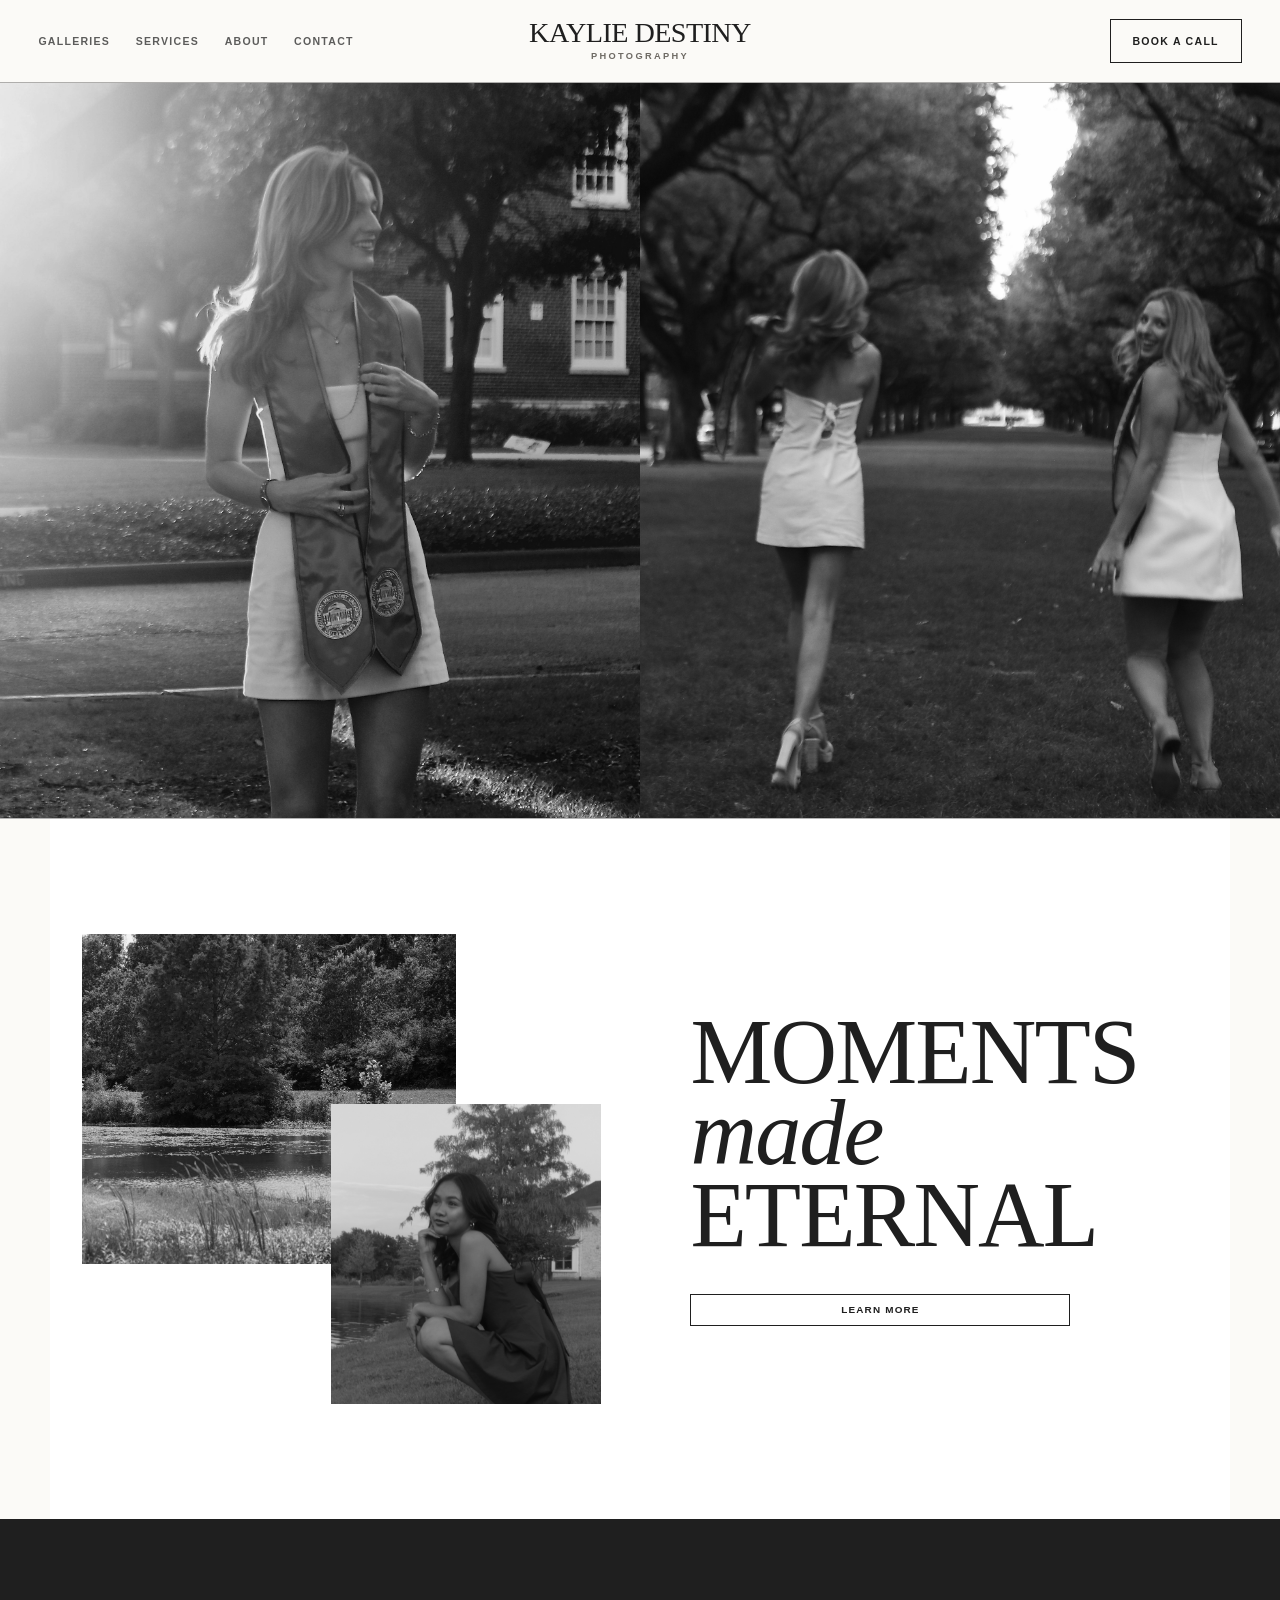
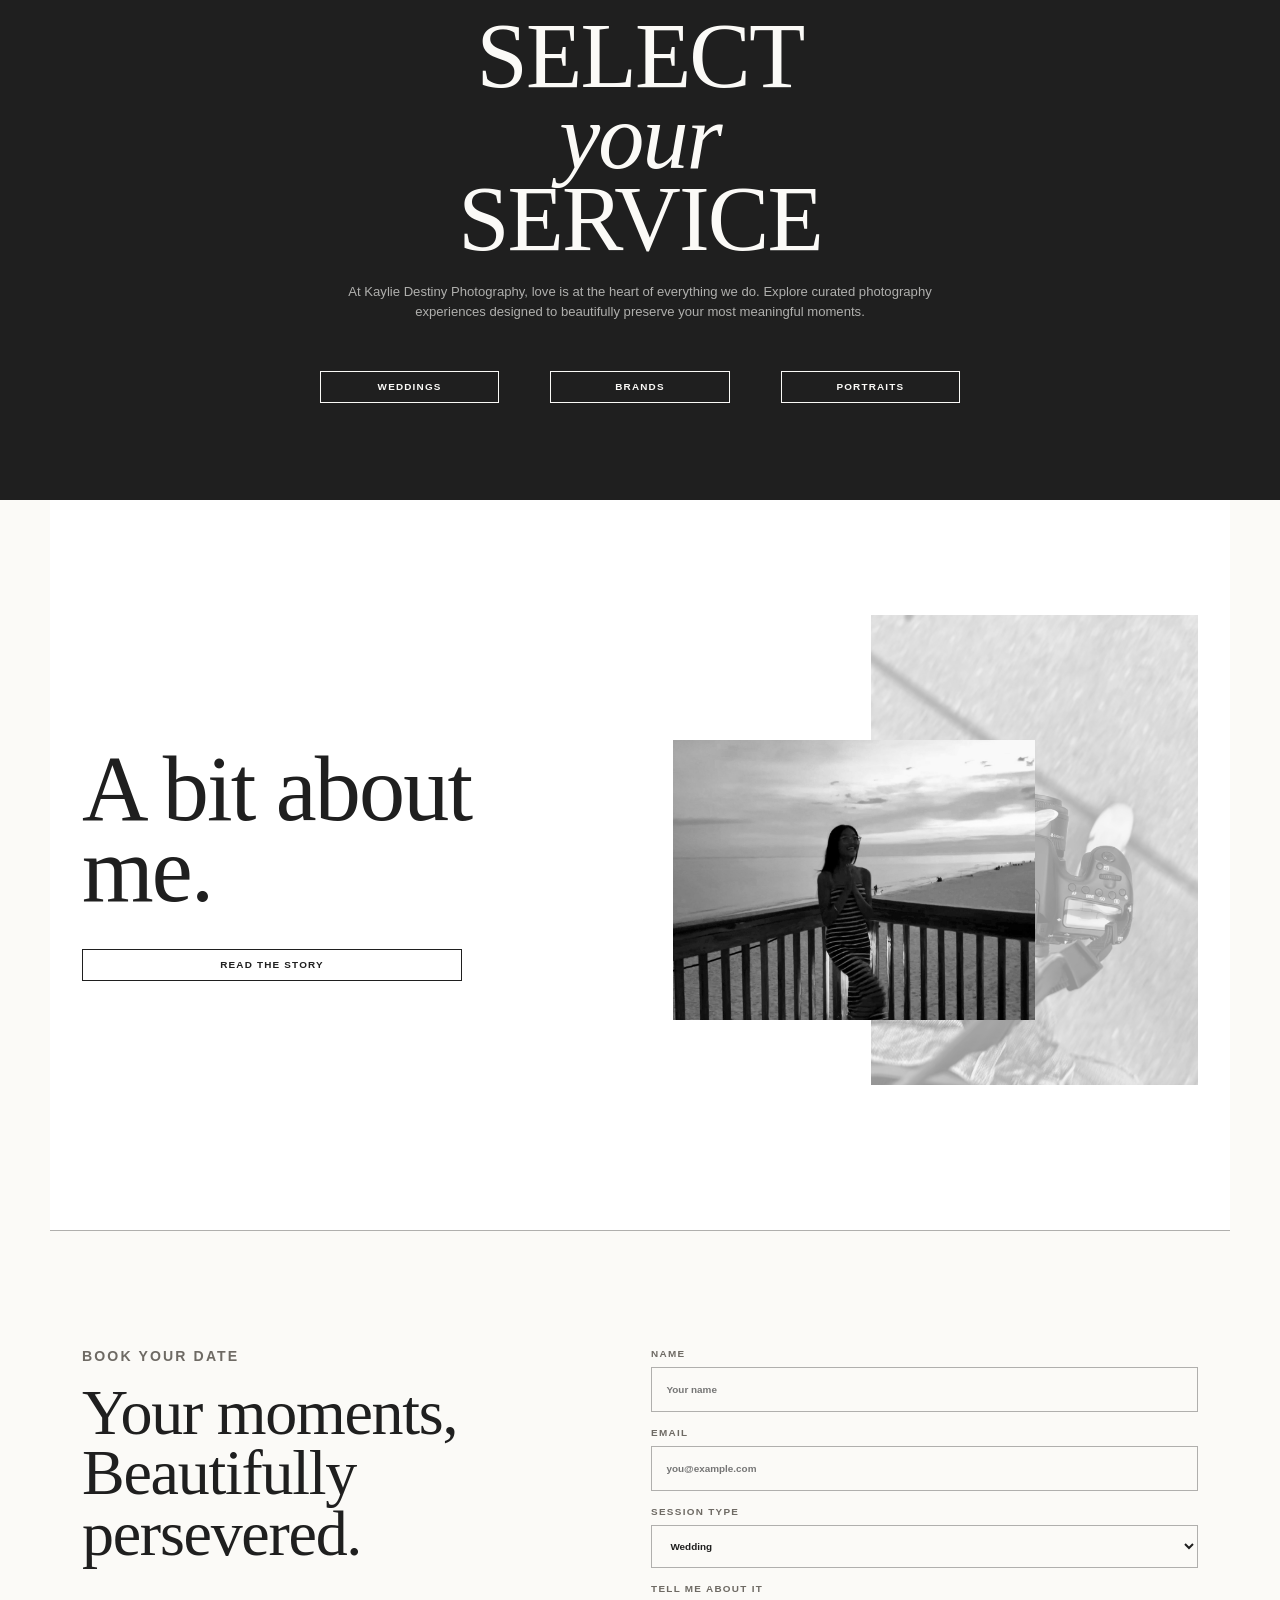
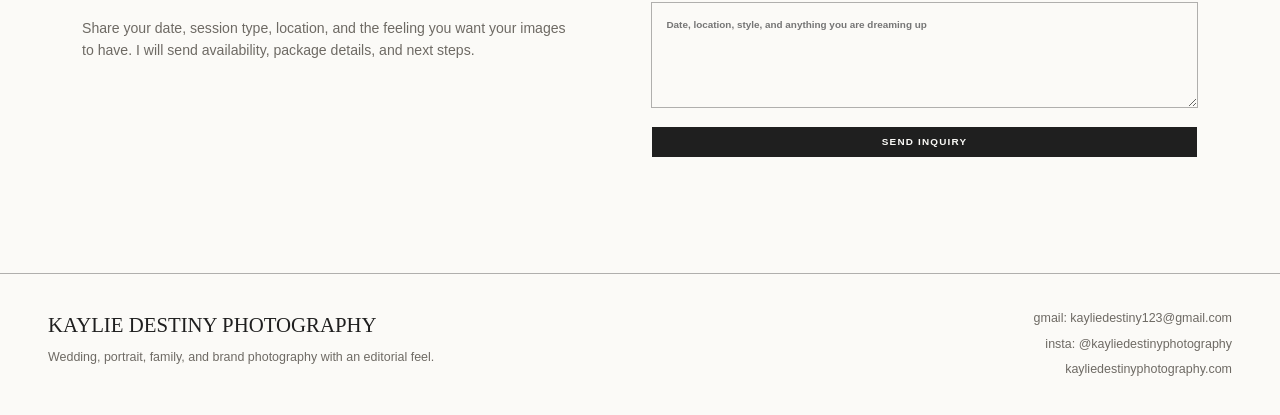
<file: K.D PHOTOGRAPHY/index.html>
<!DOCTYPE html>
<html lang="en">
<head>
  <meta charset="UTF-8">
  <meta name="viewport" content="width=device-width, initial-scale=1.0">
  <title>Kaylie Destiny Photography | Wedding, Portrait & Lifestyle Photography</title>
  <meta name="description" content="Kaylie Destiny Photography creates timeless, editorial photography for weddings, portraits, families, and brands.">
  <link rel="preconnect" href="https://images.unsplash.com">
  <link rel="canonical" href="https://kayliedestinyphotography.com/">
  <link rel="stylesheet" href="styles.css">
</head>
<body>
  <header class="site-header" data-header>
    <a class="brand" href="index.html" aria-label="Kaylie Destiny Photography home">
      <span class="brand-mark">KD</span>
      <span>
        <strong>Kaylie Destiny</strong>
        <small>Photography</small>
      </span>
    </a>
    <button class="nav-toggle" type="button" aria-label="Open navigation" aria-expanded="false" data-nav-toggle>
      <span></span>
      <span></span>
    </button>
    <nav class="site-nav" data-nav>
      <a href="gallery.html">Galleries</a>
      <a href="pricing.html">Services</a>
      <a href="about.html">About</a>
      <a href="#contact">Contact</a>
      <a class="nav-cta" href="#contact">Book a Call</a>
    </nav>
  </header>

  <main>
    <section class="editorial-hero" aria-label="Featured photography">
      <div class="hero-strip hero-strip-two">
        <img class="hero-frame" src="assets/home-hero-left.jpeg" alt="Graduation portrait with soft light in black and white">
        <img class="hero-frame" src="assets/home-hero-right.jpeg" alt="Two graduates walking through trees in black and white">
      </div>
    </section>

    <section class="moments-section">
      <div class="moments-collage" aria-hidden="true">
        <img class="collage-large" src="assets/moments-large.jpeg" alt="">
        <img class="collage-small" src="assets/moments-small.jpeg" alt="">
      </div>
      <div class="moments-copy">
        <h1>MOMENTS <em>made</em> ETERNAL</h1>
        <a class="outline-link" href="about.html">Learn More</a>
      </div>
    </section>

    <section class="service-select" id="services">
      <div class="service-inner">
        <h2>SELECT <em>your</em> SERVICE</h2>
        <p>At Kaylie Destiny Photography, love is at the heart of everything we do. Explore curated photography experiences designed to beautifully preserve your most meaningful moments.</p>
        <div class="service-links">
          <a href="pricing.html">Weddings</a>
          <a href="pricing.html">Brands</a>
          <a href="pricing.html">Portraits</a>
        </div>
      </div>
    </section>

    <section class="about-preview">
      <div class="about-copy">
        <h2>A bit about me.</h2>
        <a class="text-link" href="about.html">Read the story</a>
      </div>
      <div class="about-collage" aria-hidden="true">
        <img class="about-main" src="assets/about-collage-ghost.jpeg" alt="">
        <img class="about-ghost" src="assets/about-collage-main.jpeg" alt="">
      </div>
    </section>

    <section class="contact-section" id="contact">
      <div>
        <p class="eyebrow">Book your date</p>
        <h2>Your moments, Beautifully persevered.</h2>
        <p>Share your date, session type, location, and the feeling you want your images to have. I will send availability, package details, and next steps.</p>
      </div>
      <form class="contact-form" action="mailto:kayliedestiny123@gmail.com" method="post" enctype="text/plain">
        <label>
          Name
          <input type="text" name="name" placeholder="Your name">
        </label>
        <label>
          Email
          <input type="email" name="email" placeholder="you@example.com">
        </label>
        <label>
          Session Type
          <select name="session_type">
            <option>Wedding</option>
            <option>Couples</option>
            <option>Portrait</option>
            <option>Family</option>
            <option>Branding/Business</option>
          </select>
        </label>
        <label>
          Tell me about it
          <textarea name="message" rows="5" placeholder="Date, location, style, and anything you are dreaming up"></textarea>
        </label>
        <button class="button button-primary" type="submit">Send Inquiry</button>
      </form>
    </section>
  </main>

  <footer class="site-footer">
    <div>
      <strong>Kaylie Destiny Photography</strong>
      <p>Wedding, portrait, family, and brand photography with an editorial feel.</p>
    </div>
    <div class="footer-links">
      <a href="mailto:kayliedestiny123@gmail.com">gmail: kayliedestiny123@gmail.com</a>
      <a href="https://www.instagram.com/kayliedestinyphotography/" target="_blank" rel="noreferrer">insta: @kayliedestinyphotography</a>
      <a href="https://kayliedestinyphotography.com/" target="_blank" rel="noreferrer">kayliedestinyphotography.com</a>
    </div>
  </footer>

  <script src="script.js"></script>
</body>
</html>
</file>
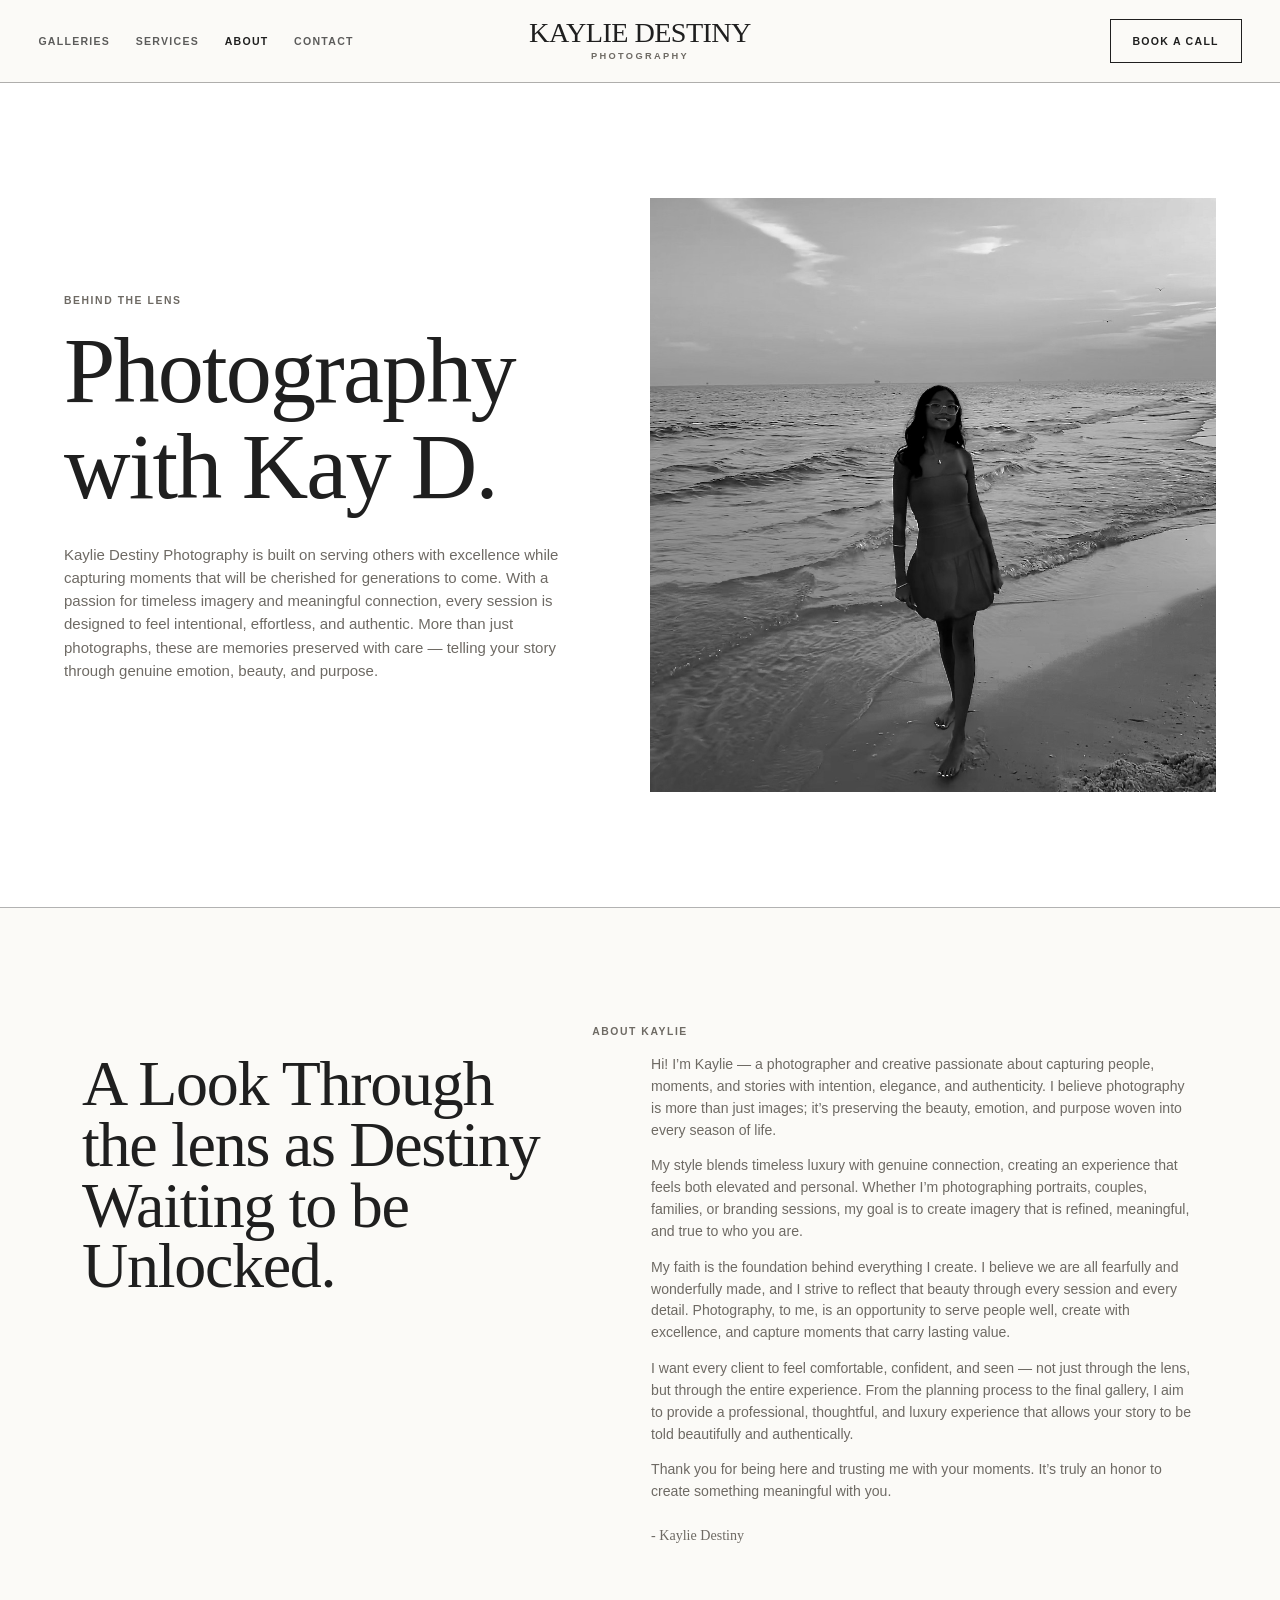
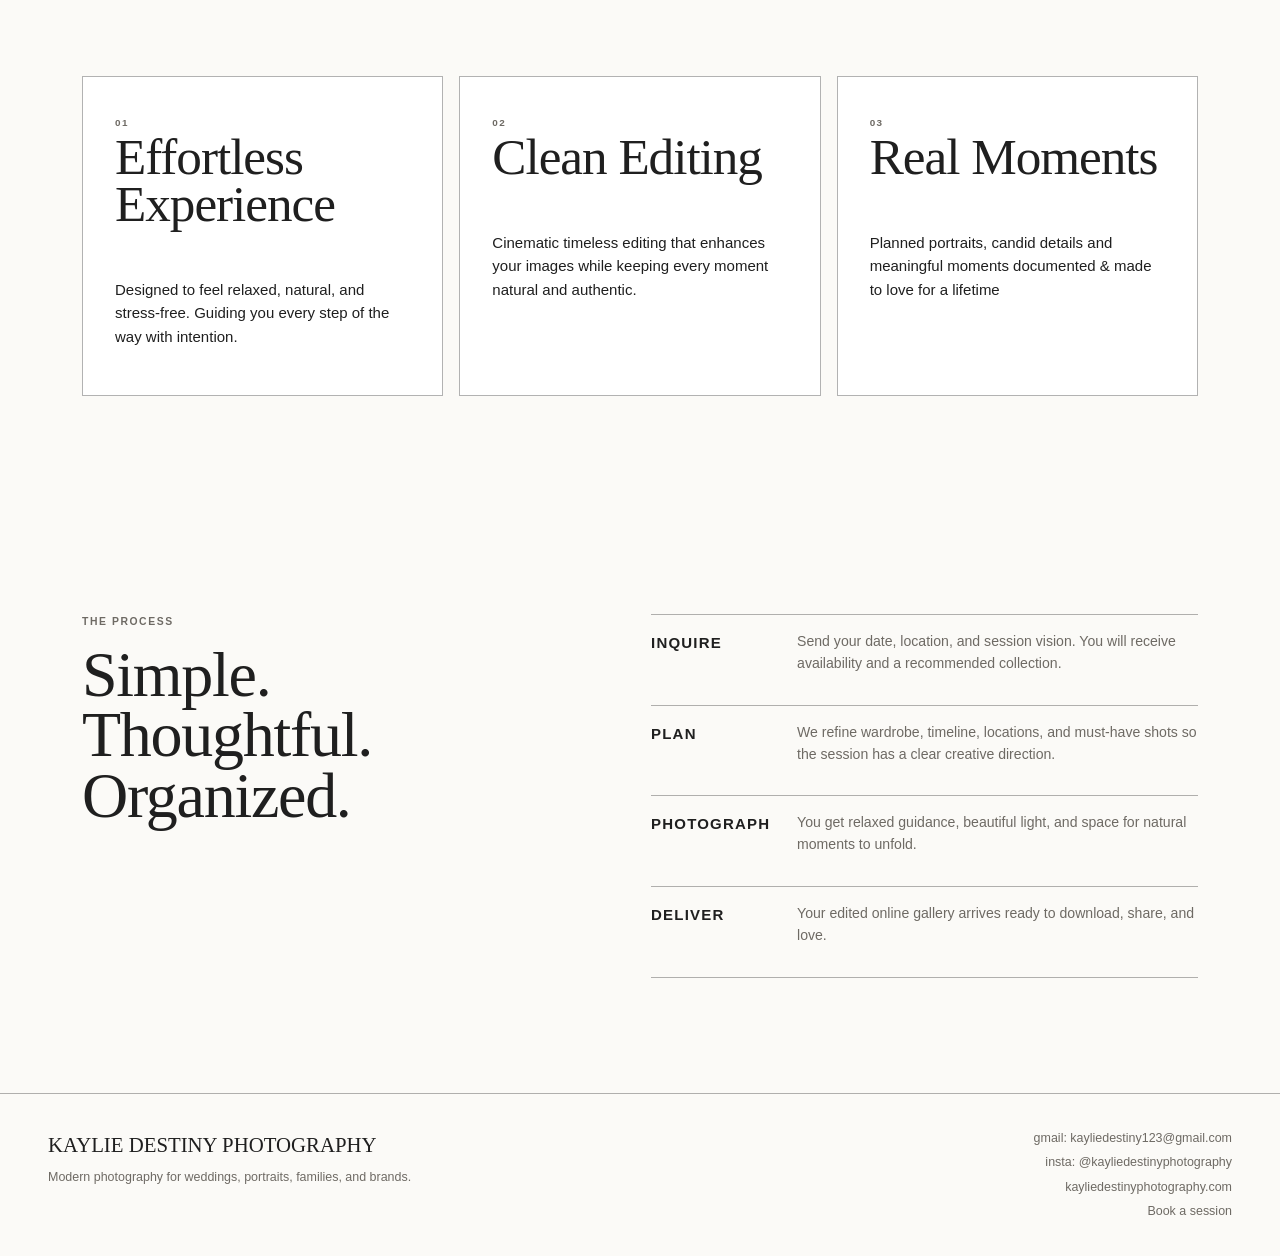
<file: K.D PHOTOGRAPHY/about.html>
<!DOCTYPE html>
<html lang="en">
<head>
  <meta charset="UTF-8">
  <meta name="viewport" content="width=device-width, initial-scale=1.0">
  <title>About | Kaylie Destiny Photography</title>
  <meta name="description" content="Meet Kaylie Destiny, a modern photographer creating heartfelt wedding, portrait, family, and brand imagery.">
  <link rel="preconnect" href="https://images.unsplash.com">
  <link rel="canonical" href="https://kayliedestinyphotography.com/about.html">
  <link rel="stylesheet" href="styles.css">
</head>
<body>
  <header class="site-header" data-header>
    <a class="brand" href="index.html" aria-label="Kaylie Destiny Photography home">
      <span class="brand-mark">KD</span>
      <span><strong>Kaylie Destiny</strong><small>Photography</small></span>
    </a>
    <button class="nav-toggle" type="button" aria-label="Open navigation" aria-expanded="false" data-nav-toggle><span></span><span></span></button>
    <nav class="site-nav" data-nav>
      <a href="gallery.html">Galleries</a>
      <a href="pricing.html">Services</a>
      <a class="active" href="about.html">About</a>
      <a href="index.html#contact">Contact</a>
      <a class="nav-cta" href="index.html#contact">Book a Call</a>
    </nav>
  </header>

  <main>
    <section class="page-hero about-hero">
      <div>
        <p class="eyebrow">Behind the lens</p>
        <h1>Photography with Kay D.</h1>
        <p>Kaylie Destiny Photography is built on serving others with excellence while capturing moments that will be cherished for generations to come. With a passion for timeless imagery and meaningful connection, every session is designed to feel intentional, effortless, and authentic. More than just photographs, these are memories preserved with care — telling your story through genuine emotion, beauty, and purpose.</p>
      </div>
      <img src="assets/about-kaylie.jpeg" alt="Kaylie walking along the beach in black and white">
    </section>

    <section class="story-section">
      <div class="section-kicker">About Kaylie</div>
      <div class="story-grid">
        <h2>A Look Through the lens as Destiny Waiting to be Unlocked.</h2>
        <div>
          <p>Hi! I’m Kaylie — a photographer and creative passionate about capturing people, moments, and stories with intention, elegance, and authenticity. I believe photography is more than just images; it’s preserving the beauty, emotion, and purpose woven into every season of life.</p>
          <p>My style blends timeless luxury with genuine connection, creating an experience that feels both elevated and personal. Whether I’m photographing portraits, couples, families, or branding sessions, my goal is to create imagery that is refined, meaningful, and true to who you are.</p>
          <p>My faith is the foundation behind everything I create. I believe we are all fearfully and wonderfully made, and I strive to reflect that beauty through every session and every detail. Photography, to me, is an opportunity to serve people well, create with excellence, and capture moments that carry lasting value.</p>
          <p>I want every client to feel comfortable, confident, and seen — not just through the lens, but through the entire experience. From the planning process to the final gallery, I aim to provide a professional, thoughtful, and luxury experience that allows your story to be told beautifully and authentically.</p>
          <p>Thank you for being here and trusting me with your moments. It’s truly an honor to create something meaningful with you.</p>
          <p class="signature">- Kaylie Destiny</p>
        </div>
      </div>
    </section>

    <section class="values-grid">
      <article>
        <span>01</span>
        <h3>Effortless Experience</h3>
        <p>Designed to feel relaxed, natural, and stress-free. Guiding you every step of the way with intention.</p>
      </article>
      <article>
        <span>02</span>
        <h3>Clean Editing</h3>
        <p>Cinematic timeless editing that enhances your images while keeping every moment natural and authentic.</p>
      </article>
      <article>
        <span>03</span>
        <h3>Real Moments</h3>
        <p>Planned portraits, candid details and meaningful moments documented & made to love for a lifetime</p>
      </article>
    </section>

    <section class="process-section">
      <div>
        <p class="eyebrow">The process</p>
        <h2>Simple.<br>Thoughtful.<br>Organized.</h2>
      </div>
      <ol class="process-list">
        <li><span>Inquire</span><p>Send your date, location, and session vision. You will receive availability and a recommended collection.</p></li>
        <li><span>Plan</span><p>We refine wardrobe, timeline, locations, and must-have shots so the session has a clear creative direction.</p></li>
        <li><span>Photograph</span><p>You get relaxed guidance, beautiful light, and space for natural moments to unfold.</p></li>
        <li><span>Deliver</span><p>Your edited online gallery arrives ready to download, share, and love.</p></li>
      </ol>
    </section>
  </main>

  <footer class="site-footer">
    <div>
      <strong>Kaylie Destiny Photography</strong>
      <p>Modern photography for weddings, portraits, families, and brands.</p>
    </div>
    <div class="footer-links">
      <a href="mailto:kayliedestiny123@gmail.com">gmail: kayliedestiny123@gmail.com</a>
      <a href="https://www.instagram.com/kayliedestinyphotography/" target="_blank" rel="noreferrer">insta: @kayliedestinyphotography</a>
      <a href="https://kayliedestinyphotography.com/" target="_blank" rel="noreferrer">kayliedestinyphotography.com</a>
      <a href="index.html#contact">Book a session</a>
    </div>
  </footer>

  <script src="script.js"></script>
</body>
</html>
</file>
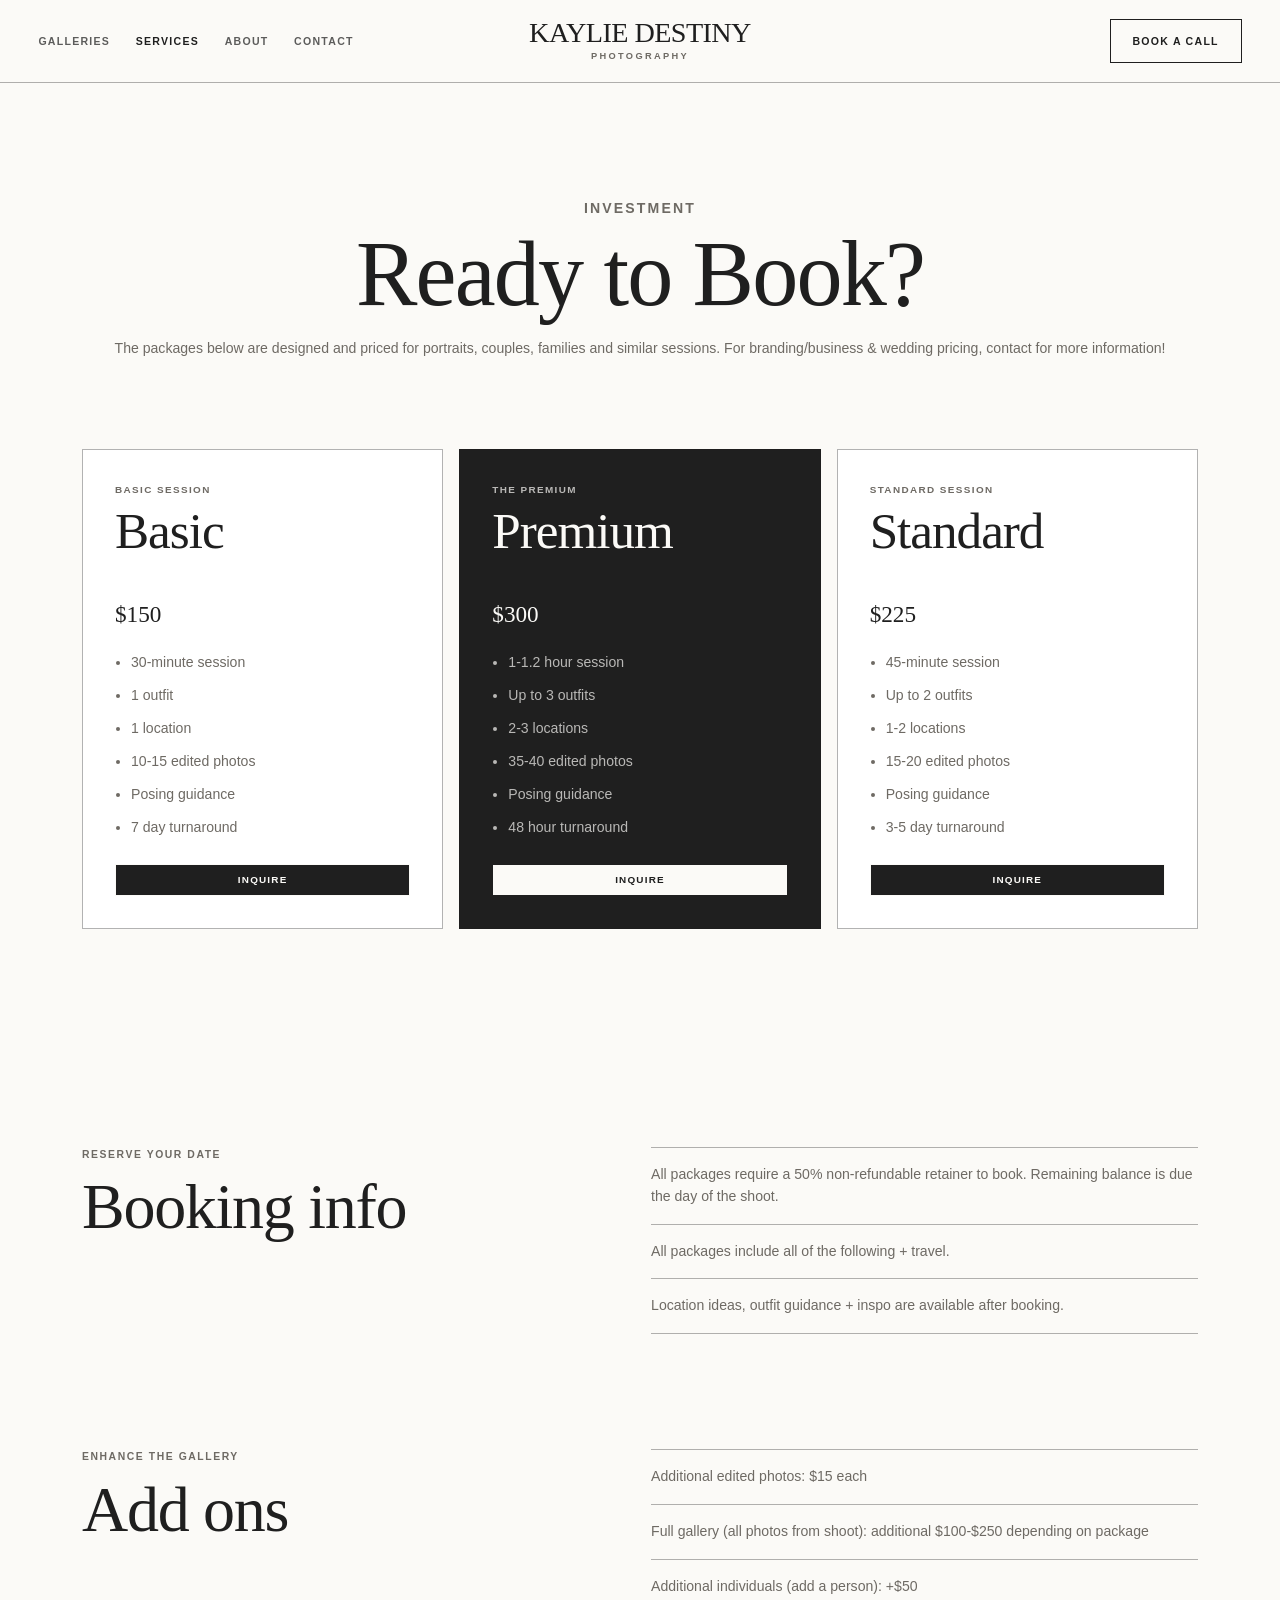
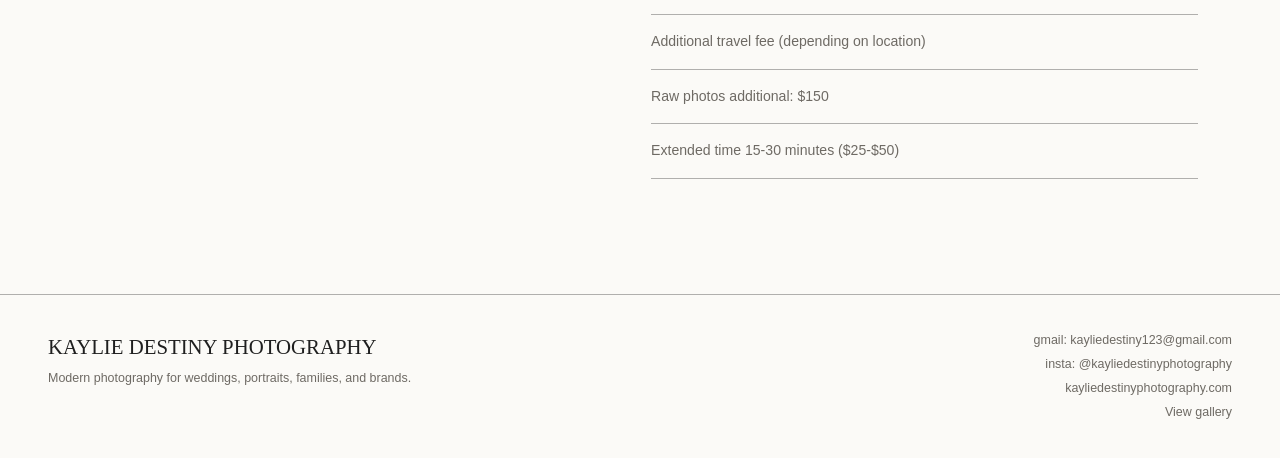
<file: K.D PHOTOGRAPHY/pricing.html>
<!DOCTYPE html>
<html lang="en">
<head>
  <meta charset="UTF-8">
  <meta name="viewport" content="width=device-width, initial-scale=1.0">
  <title>Pricing | Kaylie Destiny Photography</title>
  <meta name="description" content="Photography pricing collections for weddings, portraits, family sessions, and branding with Kaylie Destiny Photography.">
  <link rel="canonical" href="https://kayliedestinyphotography.com/pricing.html">
  <link rel="stylesheet" href="styles.css">
</head>
<body>
  <header class="site-header" data-header>
    <a class="brand" href="index.html" aria-label="Kaylie Destiny Photography home">
      <span class="brand-mark">KD</span>
      <span><strong>Kaylie Destiny</strong><small>Photography</small></span>
    </a>
    <button class="nav-toggle" type="button" aria-label="Open navigation" aria-expanded="false" data-nav-toggle><span></span><span></span></button>
    <nav class="site-nav" data-nav>
      <a href="gallery.html">Galleries</a>
      <a class="active" href="pricing.html">Services</a>
      <a href="about.html">About</a>
      <a href="index.html#contact">Contact</a>
      <a class="nav-cta" href="index.html#contact">Book a Call</a>
    </nav>
  </header>

  <main>
    <section class="pricing-hero">
      <p class="eyebrow">Investment</p>
      <h1>Ready to Book?</h1>
      <p>The packages below are designed and priced for portraits, couples, families and similar sessions. For branding/business &amp; wedding pricing, contact for more information!</p>
    </section>

    <section class="pricing-grid">
      <article class="pricing-card">
        <p>Basic Session</p>
        <h2>Basic</h2>
        <strong>$150</strong>
        <ul>
          <li>30-minute session</li>
          <li>1 outfit</li>
          <li>1 location</li>
          <li>10-15 edited photos</li>
          <li>Posing guidance</li>
          <li>7 day turnaround</li>
        </ul>
        <a class="button button-primary" href="index.html#contact">Inquire</a>
      </article>
      <article class="pricing-card featured-price">
        <p>The Premium</p>
        <h2>Premium</h2>
        <strong>$300</strong>
        <ul>
          <li>1-1.2 hour session</li>
          <li>Up to 3 outfits</li>
          <li>2-3 locations</li>
          <li>35-40 edited photos</li>
          <li>Posing guidance</li>
          <li>48 hour turnaround</li>
        </ul>
        <a class="button button-primary" href="index.html#contact">Inquire</a>
      </article>
      <article class="pricing-card">
        <p>Standard Session</p>
        <h2>Standard</h2>
        <strong>$225</strong>
        <ul>
          <li>45-minute session</li>
          <li>Up to 2 outfits</li>
          <li>1-2 locations</li>
          <li>15-20 edited photos</li>
          <li>Posing guidance</li>
          <li>3-5 day turnaround</li>
        </ul>
        <a class="button button-primary" href="index.html#contact">Inquire</a>
      </article>
    </section>

    <section class="add-ons">
      <div>
        <p class="eyebrow">Reserve your date</p>
        <h2>Booking info</h2>
      </div>
      <div class="add-on-list booking-info-list">
        <p><span>All packages require a 50% non-refundable retainer to book. Remaining balance is due the day of the shoot.</span></p>
        <p><span>All packages include all of the following + travel.</span></p>
        <p><span>Location ideas, outfit guidance + inspo are available after booking.</span></p>
      </div>
    </section>

    <section class="add-ons add-ons-secondary">
      <div>
        <p class="eyebrow">Enhance the gallery</p>
        <h2>Add ons</h2>
      </div>
      <div class="add-on-list booking-info-list">
        <p><span>Additional edited photos: $15 each</span></p>
        <p><span>Full gallery (all photos from shoot): additional $100-$250 depending on package</span></p>
        <p><span>Additional individuals (add a person): +$50</span></p>
        <p><span>Additional travel fee (depending on location)</span></p>
        <p><span>Raw photos additional: $150</span></p>
        <p><span>Extended time 15-30 minutes ($25-$50)</span></p>
      </div>
    </section>

  </main>

  <footer class="site-footer">
    <div>
      <strong>Kaylie Destiny Photography</strong>
      <p>Modern photography for weddings, portraits, families, and brands.</p>
    </div>
    <div class="footer-links">
      <a href="mailto:kayliedestiny123@gmail.com">gmail: kayliedestiny123@gmail.com</a>
      <a href="https://www.instagram.com/kayliedestinyphotography/" target="_blank" rel="noreferrer">insta: @kayliedestinyphotography</a>
      <a href="https://kayliedestinyphotography.com/" target="_blank" rel="noreferrer">kayliedestinyphotography.com</a>
      <a href="gallery.html">View gallery</a>
    </div>
  </footer>

  <script src="script.js"></script>
</body>
</html>
</file>
<file: K.D PHOTOGRAPHY/styles.css>
:root {
  --ink: #1f1f1f;
  --paper: #fbfaf7;
  --white: #ffffff;
  --muted: #6e6a64;
  --line: rgba(31, 31, 31, 0.34);
  --soft-line: rgba(31, 31, 31, 0.14);
  --max: 1180px;
  --serif: Didot, "Bodoni 72", "Bodoni 72 Smallcaps", "Bodoni MT", "Times New Roman", serif;
  --sans: "Helvetica Neue", Helvetica, Arial, ui-sans-serif, system-ui, sans-serif;
}

* {
  box-sizing: border-box;
}

html {
  scroll-behavior: smooth;
}

body {
  margin: 0;
  background: var(--paper);
  color: var(--ink);
  font-family: var(--sans);
  font-size: 15px;
  line-height: 1.55;
}

img {
  display: block;
  width: 100%;
  max-width: 100%;
  object-fit: cover;
}

a {
  color: inherit;
  text-decoration: none;
}

h1,
h2,
h3,
p {
  margin-top: 0;
}

h1,
h2,
h3,
.brand strong {
  font-family: var(--serif);
  font-weight: 400;
  letter-spacing: -0.02em;
}

.site-header {
  position: sticky;
  top: 0;
  z-index: 20;
  min-height: 82px;
  padding: 0 clamp(1rem, 3vw, 2.4rem);
  border-bottom: 1px solid var(--line);
  background: rgba(251, 250, 247, 0.96);
  backdrop-filter: blur(12px);
}

.brand {
  position: absolute;
  top: 50%;
  left: 50%;
  display: inline-flex;
  align-items: center;
  justify-content: center;
  min-width: 280px;
  text-align: center;
  transform: translate(-50%, -50%);
}

.brand-mark {
  display: none;
}

.brand strong,
.brand small {
  display: block;
}

.brand strong {
  color: var(--ink);
  font-size: clamp(1.35rem, 2.2vw, 2rem);
  line-height: 1;
  text-transform: uppercase;
}

.brand small {
  margin-top: 0.12rem;
  color: var(--muted);
  font-size: 0.58rem;
  font-weight: 700;
  letter-spacing: 0.25em;
  text-transform: uppercase;
}

.site-nav {
  display: flex;
  align-items: center;
  gap: clamp(0.9rem, 2vw, 1.6rem);
  min-height: 82px;
  font-size: 0.66rem;
  font-weight: 700;
  letter-spacing: 0.12em;
  text-transform: uppercase;
}

.site-nav a:not(.nav-cta) {
  color: rgba(31, 31, 31, 0.72);
}

.site-nav a:hover,
.site-nav a.active {
  color: var(--ink);
}

.nav-cta {
  margin-left: auto;
  min-width: 132px;
  padding: 0.82rem 1.15rem;
  border: 1px solid var(--ink);
  color: var(--ink);
  text-align: center;
  transition: background 160ms ease, color 160ms ease;
}

.nav-cta:hover {
  background: var(--ink);
  color: var(--paper);
}

.nav-toggle {
  display: none;
  width: 42px;
  height: 42px;
  padding: 0;
  border: 1px solid var(--line);
  background: transparent;
}

.nav-toggle span {
  display: block;
  width: 18px;
  height: 1px;
  margin: 6px auto;
  background: var(--ink);
}

.editorial-hero {
  position: relative;
  overflow: hidden;
  border-bottom: 1px solid var(--line);
  background: var(--white);
}

.hero-strip {
  display: grid;
  grid-template-columns: 1fr 1fr;
  height: clamp(460px, 62vw, 735px);
}

.hero-strip img {
  height: 100%;
  object-fit: cover;
  object-position: center center;
  background: var(--white);
  filter: grayscale(1);
}



.moments-section,
.about-preview,
.contact-section,
.story-section,
.process-section,
.add-ons,
.gallery-hero,
.pricing-hero {
  max-width: var(--max);
  margin: 0 auto;
  padding: clamp(4.5rem, 9vw, 8rem) clamp(1rem, 4vw, 2rem);
}

.moments-section {
  display: grid;
  grid-template-columns: minmax(280px, 0.92fr) minmax(320px, 0.9fr);
  gap: clamp(2.5rem, 7vw, 7rem);
  align-items: center;
  min-height: 700px;
  background: var(--white);
}

.moments-collage {
  position: relative;
  min-height: 470px;
}

.moments-collage img,
.about-collage img {
  filter: grayscale(1);
}

.collage-large {
  position: absolute;
  top: 0;
  left: 0;
  width: 72%;
  height: 330px;
}

.collage-small {
  position: absolute;
  right: 0;
  bottom: 0;
  width: 52%;
  height: 300px;
}

.moments-copy h1,
.service-select h2,
.about-preview h2,
.pricing-hero h1,
.gallery-hero h1,
.page-hero h1 {
  margin-bottom: 1.4rem;
  font-size: clamp(3rem, 7.2vw, 6rem);
  line-height: 0.88;
}

.moments-copy h1 em,
.service-select h2 em {
  display: block;
  font-family: var(--serif);
  font-style: italic;
}

.moments-copy p,
.about-copy p,
.contact-section p,
.pricing-hero p,
.gallery-hero p,
.story-grid p,
.process-list p,
.pricing-card li,
.add-on-list p {
  color: var(--muted);
  font-size: 0.88rem;
}

.outline-link,
.text-link,
.button,
.filter-button,
.service-links a {
  display: inline-flex;
  align-items: center;
  justify-content: center;
  min-height: 32px;
  padding: 0.55rem 1.1rem;
  border: 1px solid currentColor;
  background: transparent;
  color: var(--ink);
  font: inherit;
  font-size: 0.62rem;
  font-weight: 700;
  letter-spacing: 0.12em;
  line-height: 1;
  text-transform: uppercase;
  transition: background 160ms ease, color 160ms ease, border-color 160ms ease;
}

.outline-link,
.text-link {
  width: min(380px, 100%);
  margin-top: 1rem;
}

.outline-link:hover,
.text-link:hover,
.button:hover,
.filter-button:hover,
.filter-button.active,
.service-links a:hover {
  background: var(--ink);
  color: var(--paper);
}

.service-select {
  display: grid;
  place-items: center;
  min-height: 520px;
  padding: clamp(4rem, 8vw, 6rem) 1rem;
  border-top: 1px solid var(--ink);
  border-bottom: 1px solid var(--ink);
  background: var(--ink);
  color: var(--paper);
  text-align: center;
}

.service-inner {
  width: min(640px, 100%);
}

.service-select h2 {
  margin-inline: auto;
  max-width: 500px;
}

.service-select p {
  max-width: 620px;
  margin: 0 auto 3rem;
  color: rgba(251, 250, 247, 0.66);
  font-size: 0.82rem;
}

.service-links {
  display: grid;
  grid-template-columns: repeat(3, 1fr);
  gap: clamp(1rem, 4vw, 3.5rem);
}

.service-links a {
  color: var(--paper);
}

.about-preview {
  display: grid;
  grid-template-columns: minmax(280px, 0.78fr) minmax(320px, 1fr);
  gap: clamp(2rem, 6vw, 6rem);
  align-items: center;
  min-height: 660px;
  background: var(--white);
}

.about-preview h2 span {
  display: block;
}

.about-collage {
  position: relative;
  min-height: 500px;
}

.about-main {
  position: absolute;
  top: 25%;
  left: 10%;
  z-index: 2;
  width: 62%;
  height: 280px;
}

.about-ghost {
  position: absolute;
  top: 0;
  right: 0;
  width: 56%;
  height: 470px;
  opacity: 0.42;
}

.contact-section,
.add-ons,
.process-section,
.story-grid,
.intro-grid,
.split-feature {
  display: grid;
  grid-template-columns: minmax(280px, 0.9fr) minmax(320px, 1fr);
  gap: clamp(2rem, 6vw, 5rem);
  align-items: start;
}

.contact-section {
  border-top: 1px solid var(--line);
}

.eyebrow,
.section-kicker {
  margin-bottom: 0.9rem;
  color: var(--muted);
  font-size: 0.65rem;
  font-weight: 800;
  letter-spacing: 0.15em;
  text-transform: uppercase;
}

.contact-section h2,
.story-grid h2,
.process-section h2,
.add-ons h2,
.faq-section h2 {
  font-size: clamp(2.5rem, 5vw, 4.5rem);
  line-height: 0.95;
}

.contact-form {
  display: grid;
  gap: 0.85rem;
}

label {
  color: var(--muted);
  font-size: 0.62rem;
  font-weight: 800;
  letter-spacing: 0.13em;
  text-transform: uppercase;
}

input,
select,
textarea {
  width: 100%;
  margin-top: 0.35rem;
  padding: 0.85rem 0.9rem;
  border: 1px solid var(--line);
  background: transparent;
  color: var(--ink);
  font: inherit;
}

textarea {
  resize: vertical;
}

.button-primary {
  color: var(--paper);
  background: var(--ink);
}

.button-primary:hover {
  color: var(--ink);
  background: transparent;
}

.site-footer {
  display: flex;
  justify-content: space-between;
  gap: 2rem;
  padding: 2.2rem clamp(1rem, 4vw, 3rem);
  border-top: 1px solid var(--line);
  background: var(--paper);
}

.site-footer strong {
  display: block;
  margin-bottom: 0.4rem;
  font-family: var(--serif);
  font-size: 1.3rem;
  font-weight: 400;
  text-transform: uppercase;
}

.site-footer p,
.footer-links a {
  color: var(--muted);
  font-size: 0.78rem;
}

.footer-links {
  display: grid;
  gap: 0.3rem;
  text-align: right;
}

.page-hero {
  display: grid;
  grid-template-columns: minmax(300px, 0.9fr) minmax(320px, 1fr);
  gap: clamp(2rem, 6vw, 5rem);
  align-items: center;
  min-height: 680px;
  padding: clamp(4.5rem, 9vw, 8rem) clamp(1rem, 5vw, 4rem);
  border-bottom: 1px solid var(--line);
  background: var(--white);
}

.about-hero h1 {
  line-height: 1.04;
  margin-bottom: 1.7rem;
}

.page-hero p {
  color: var(--muted);
}

.page-hero img {
  height: min(66vh, 640px);
  filter: grayscale(1);
}

.story-section,
.pricing-hero,
.gallery-hero {
  text-align: center;
}

.story-grid,
.process-section,
.add-ons {
  text-align: left;
}

.signature {
  margin-top: 1.4rem;
  color: var(--ink);
  font-family: var(--serif);
  font-size: 1.2rem;
}

.values-grid,
.pricing-grid,
.gallery-grid {
  max-width: var(--max);
  margin: 0 auto;
  padding: 0 clamp(1rem, 4vw, 2rem) clamp(4.5rem, 8vw, 7rem);
}

.values-grid,
.pricing-grid {
  display: grid;
  grid-template-columns: repeat(3, 1fr);
  gap: 1rem;
}

.values-grid article,
.pricing-card {
  min-height: 320px;
  padding: clamp(1.2rem, 3vw, 2rem);
  border: 1px solid var(--line);
  background: var(--white);
}

.values-grid span,
.pricing-card p {
  color: var(--muted);
  font-size: 0.62rem;
  font-weight: 800;
  letter-spacing: 0.14em;
  text-transform: uppercase;
}

.values-grid h3,
.pricing-card h2 {
  font-size: clamp(2rem, 4vw, 3.2rem);
  line-height: 0.92;
}

.pricing-grid {
  margin-top: -2.5rem;
}

.pricing-card {
  display: flex;
  flex-direction: column;
}

.pricing-card strong {
  display: block;
  margin-bottom: 1.2rem;
  font-family: var(--serif);
  font-size: 1.45rem;
  font-weight: 400;
}

.pricing-card ul {
  display: grid;
  gap: 0.7rem;
  margin: 0 0 1.6rem;
  padding-left: 1rem;
}

.pricing-card .button {
  margin-top: auto;
}

.featured-price {
  background: var(--ink);
  color: var(--paper);
}

.featured-price p,
.featured-price li {
  color: rgba(251, 250, 247, 0.7);
}

.featured-price .button-primary {
  color: var(--ink);
  background: var(--paper);
}

.add-ons + .add-ons {
  padding-top: 0;
}

.add-on-list {
  display: grid;
  border-top: 1px solid var(--line);
}

.add-on-list p {
  display: flex;
  justify-content: space-between;
  gap: 1rem;
  margin: 0;
  padding: 1rem 0;
  border-bottom: 1px solid var(--line);
}

.process-list {
  display: grid;
  gap: 0;
  margin: 0;
  padding: 0;
  list-style: none;
  border-top: 1px solid var(--line);
}

.process-list li {
  display: grid;
  grid-template-columns: 130px 1fr;
  gap: 1rem;
  padding: 1rem 0;
  border-bottom: 1px solid var(--line);
}

.process-list span {
  font-weight: 800;
  letter-spacing: 0.08em;
  text-transform: uppercase;
}

.gallery-controls {
  display: flex;
  flex-wrap: wrap;
  justify-content: center;
  gap: 0.6rem;
  max-width: var(--max);
  margin: -4rem auto 3rem;
  padding: 0 clamp(1rem, 4vw, 2rem);
}

.filter-button {
  min-width: 120px;
  cursor: pointer;
}

.gallery-grid {
  columns: 3 260px;
  column-gap: 1rem;
}

.gallery-grid figure {
  position: relative;
  display: inline-block;
  width: 100%;
  margin: 0 0 1rem;
  overflow: hidden;
  background: var(--white);
  break-inside: avoid;
}

.gallery-grid figure.is-hidden {
  display: none;
}

.gallery-grid img {
  min-height: 330px;
  filter: grayscale(1);
  transition: filter 200ms ease, transform 260ms ease;
}

.gallery-grid figure:nth-child(2n) img {
  height: 520px;
}

.gallery-grid figure:nth-child(3n) img {
  height: 390px;
}

.gallery-grid figure:hover img {
  filter: grayscale(0.2);
  transform: scale(1.025);
}

.gallery-grid figcaption {
  position: absolute;
  right: 0.75rem;
  bottom: 0.75rem;
  left: 0.75rem;
  padding: 0.65rem 0.75rem;
  background: rgba(251, 250, 247, 0.82);
  color: var(--ink);
  font-size: 0.64rem;
  font-weight: 800;
  letter-spacing: 0.12em;
  text-transform: uppercase;
}

.services,
.intro-band,
.split-feature,
.testimonial-band,
.hero,
.hero-card {
  display: none;
}

@media (max-width: 900px) {
  .site-header {
    display: flex;
    align-items: center;
    justify-content: space-between;
    min-height: 72px;
  }

  .brand {
    position: static;
    min-width: 0;
    text-align: left;
    transform: none;
  }

  .brand strong {
    font-size: 1.16rem;
  }

  .nav-toggle {
    display: block;
  }

  .site-nav {
    position: fixed;
    top: 72px;
    right: 1rem;
    left: 1rem;
    display: grid;
    min-height: 0;
    gap: 0;
    padding: 0.6rem;
    border: 1px solid var(--line);
    background: var(--paper);
    opacity: 0;
    pointer-events: none;
    transform: translateY(-8px);
    transition: opacity 160ms ease, transform 160ms ease;
  }

  .site-nav.is-open {
    opacity: 1;
    pointer-events: auto;
    transform: translateY(0);
  }

  .site-nav a {
    padding: 0.85rem;
  }

  .nav-cta {
    margin-left: 0;
  }

  .hero-strip {
    grid-template-columns: 1fr 1fr;
    height: 560px;
  }

  .moments-section,
  .about-preview,
  .contact-section,
  .story-grid,
  .process-section,
  .add-ons,
  .page-hero {
    grid-template-columns: 1fr;
  }

  .values-grid,
  .pricing-grid,
  .service-links {
    grid-template-columns: 1fr;
  }

  .moments-collage,
  .about-collage {
    min-height: 430px;
  }

  .collage-large,
  .about-main {
    width: 72%;
  }

  .collage-small,
  .about-ghost {
    width: 54%;
  }

  .site-footer {
    display: grid;
  }

  .footer-links {
    text-align: left;
  }
}

@media (max-width: 560px) {
  body {
    font-size: 14px;
  }

  .hero-strip {
    grid-template-columns: 1fr;
    height: 600px;
  }

  .hero-frame + .hero-frame {
    display: none;
  }


  .moments-copy h1,
  .service-select h2,
  .about-preview h2,
  .pricing-hero h1,
  .gallery-hero h1,
  .page-hero h1 {
    font-size: clamp(3rem, 16vw, 4.6rem);
  }

  .moments-collage,
  .about-collage {
    min-height: 360px;
  }

  .collage-large,
  .collage-small,
  .about-main,
  .about-ghost {
    height: 240px;
  }

  .contact-section,
  .moments-section,
  .about-preview,
  .pricing-hero,
  .gallery-hero,
  .story-section,
  .process-section,
  .add-ons {
    padding-right: 1rem;
    padding-left: 1rem;
  }

  .outline-link,
  .text-link,
  .button,
  .filter-button {
    width: 100%;
  }

  .process-list li,
  .add-on-list p {
    display: grid;
    grid-template-columns: 1fr;
  }

  .gallery-grid {
    columns: 1;
  }

  .gallery-grid img,
  .gallery-grid figure:nth-child(2n) img,
  .gallery-grid figure:nth-child(3n) img {
    height: 430px;
  }
}
</file>
